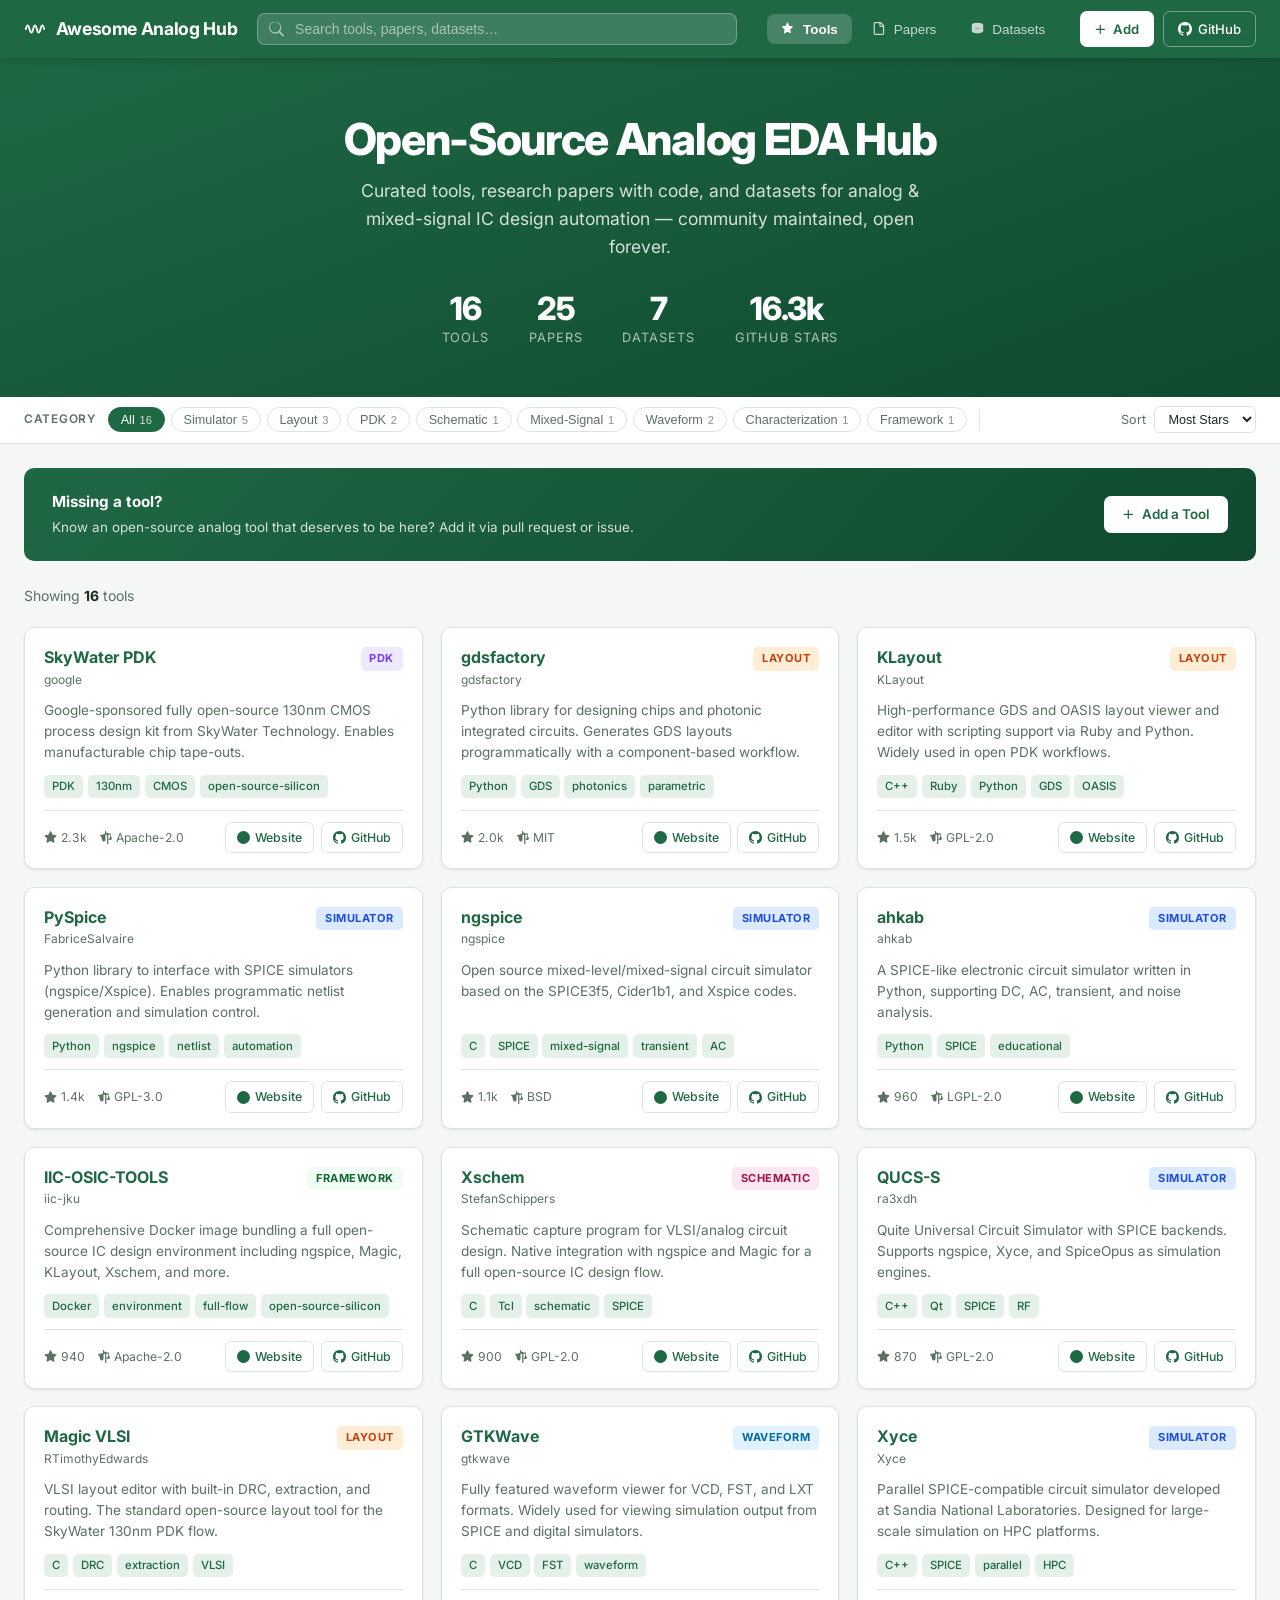
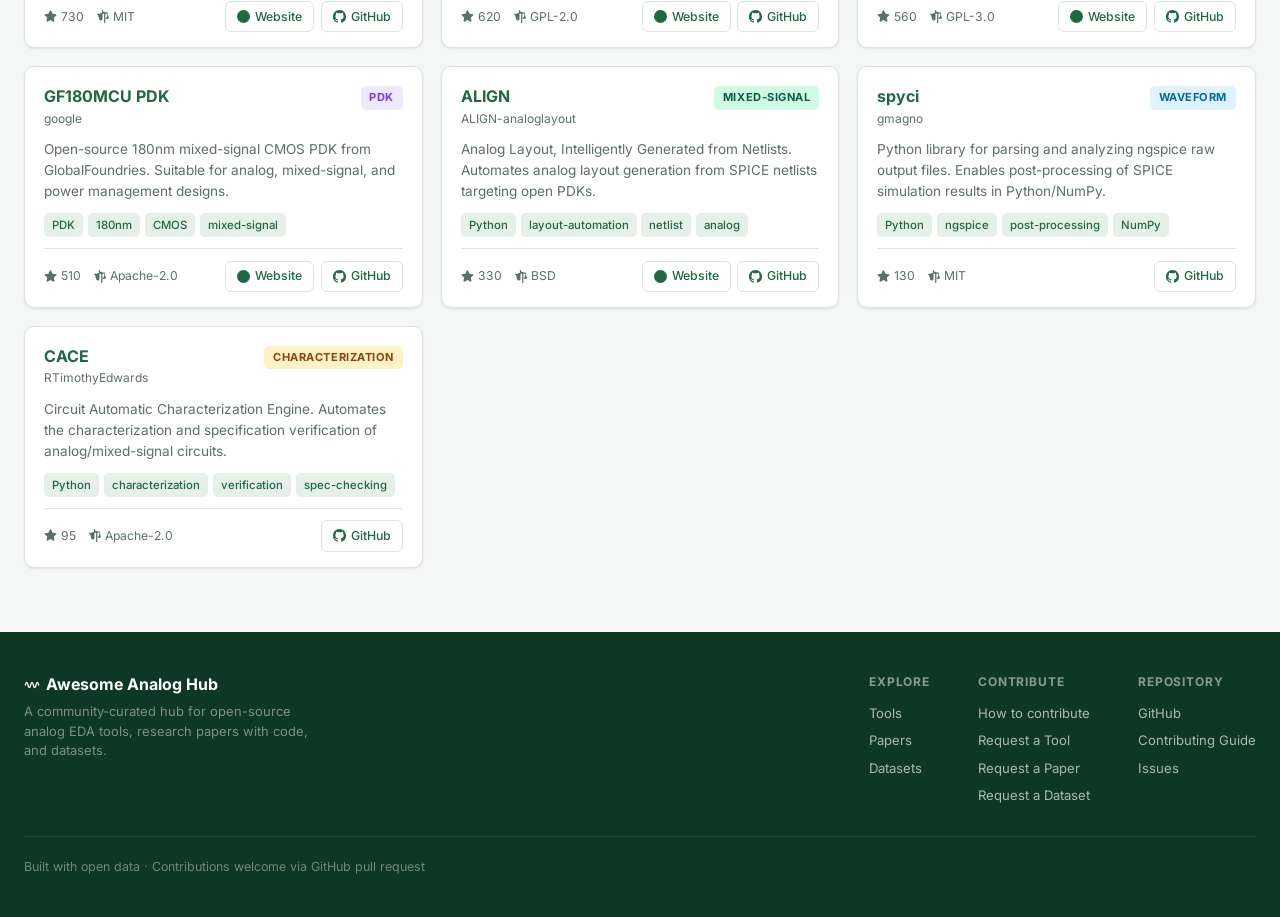
<file: index.html>
<!DOCTYPE html>
<html lang="en">
<head>
  <meta charset="UTF-8" />
  <meta name="viewport" content="width=device-width, initial-scale=1.0" />
  <title>Awesome Analog Tools — Open-Source Analog EDA Hub</title>
  <meta name="description" content="Curated gallery of open-source tools, research papers with code, and datasets for analog and mixed-signal IC design automation." />
  <meta property="og:title" content="Awesome Analog Tools" />
  <meta property="og:description" content="Open-source tools, papers with code, and datasets for analog EDA and design automation." />
  <meta name="theme-color" content="#1f6844" />
  <link rel="preconnect" href="https://fonts.googleapis.com" />
  <link rel="preconnect" href="https://fonts.gstatic.com" crossorigin />
  <link href="https://fonts.googleapis.com/css2?family=Inter:wght@400;500;600;700;800&display=swap" rel="stylesheet" />
  <link rel="stylesheet" href="assets/style.css" />
</head>
<body>

<!-- ── Header ─────────────────────────────────────────────────────── -->
<header>
  <div class="header-top">
    <div class="brand">
      <svg class="brand-icon" width="22" height="22" viewBox="0 0 24 24" fill="none" stroke="currentColor" stroke-width="2" stroke-linecap="round" stroke-linejoin="round" aria-hidden="true">
        <path d="M2 12 Q4 4 6 12 Q8 20 10 12 Q12 4 14 12 Q16 20 18 12 Q20 4 22 12"/>
      </svg>
      <span class="brand-name">Awesome Analog Hub</span>
    </div>

    <div class="header-search">
      <svg width="15" height="15" viewBox="0 0 16 16" fill="white">
        <path d="M11.742 10.344a6.5 6.5 0 1 0-1.397 1.398h-.001c.03.04.062.078.098.115l3.85 3.85a1 1 0 0 0 1.415-1.414l-3.85-3.85a1.007 1.007 0 0 0-.115-.099zm-5.242 1.156a5.5 5.5 0 1 1 0-11 5.5 5.5 0 0 1 0 11z"/>
      </svg>
      <input type="search" id="global-search" placeholder="Search tools, papers, datasets…" autocomplete="off" />
    </div>

    <nav class="header-nav">
      <button class="nav-tab active" data-tab="tools">
        <svg width="13" height="13" viewBox="0 0 16 16" fill="currentColor" style="margin-right:.3rem;vertical-align:-.1em"><path d="M8.695.795a.75.75 0 0 0-1.39 0L5.927 4.487 1.897 5.097a.75.75 0 0 0-.415 1.279l2.905 2.83-.686 3.994a.75.75 0 0 0 1.088.791L8 11.993l3.211 1.688c.378.216.845-.09.82-.526l-.095-.543-.582-3.356 2.905-2.83a.75.75 0 0 0-.415-1.279l-4.03-.61L8.695.795Z"/></svg>
        Tools
      </button>
      <button class="nav-tab" data-tab="papers">
        <svg width="13" height="13" viewBox="0 0 16 16" fill="currentColor" style="margin-right:.3rem;vertical-align:-.1em"><path d="M2 1.75C2 .784 2.784 0 3.75 0h6.586c.464 0 .909.184 1.237.513l2.914 2.914c.329.328.513.773.513 1.237v9.586A1.75 1.75 0 0 1 13.25 16h-9.5A1.75 1.75 0 0 1 2 14.25Zm1.75-.25a.25.25 0 0 0-.25.25v12.5c0 .138.112.25.25.25h9.5a.25.25 0 0 0 .25-.25V6h-2.75A1.75 1.75 0 0 1 9 4.25V1.5Zm6.75.062V4.25c0 .138.112.25.25.25h2.688l-.011-.013-2.914-2.914-.013-.011Z"/></svg>
        Papers
      </button>
      <button class="nav-tab" data-tab="datasets">
        <svg width="13" height="13" viewBox="0 0 16 16" fill="currentColor" style="margin-right:.3rem;vertical-align:-.1em"><path d="M1 3.5C1 2.119 4.03 1 8 1s7 1.119 7 2.5v2c0 1.381-3.03 2.5-7 2.5S1 6.881 1 5.5Zm0 4c0 1.381 3.03 2.5 7 2.5s7-1.119 7-2.5V5.5c0 1.381-3.03 2.5-7 2.5S1 6.881 1 5.5Zm0 0v4c0 1.381 3.03 2.5 7 2.5s7-1.119 7-2.5v-4"/></svg>
        Datasets
      </button>
    </nav>

    <div class="header-actions">
      <a href="https://github.com/analog-ml/awesome-analog-tools/blob/main/CONTRIBUTING.md" class="btn-add" target="_blank" rel="noopener">
        <svg width="13" height="13" viewBox="0 0 16 16" fill="currentColor"><path d="M7.75 2a.75.75 0 0 1 .75.75V7h4.25a.75.75 0 0 1 0 1.5H8.5v4.25a.75.75 0 0 1-1.5 0V8.5H2.75a.75.75 0 0 1 0-1.5H7V2.75A.75.75 0 0 1 7.75 2Z"/></svg>
        Add
      </a>
      <a href="https://github.com/analog-ml/awesome-analog-tools" class="btn-gh" target="_blank" rel="noopener">
        <svg width="14" height="14" viewBox="0 0 16 16" fill="white"><path d="M8 0c4.42 0 8 3.58 8 8a8.013 8.013 0 0 1-5.45 7.59c-.4.08-.55-.17-.55-.38 0-.27.01-1.13.01-2.2 0-.75-.25-1.23-.54-1.48 1.78-.2 3.65-.88 3.65-3.95 0-.88-.31-1.59-.82-2.15.08-.2.36-1.02-.08-2.12 0 0-.67-.22-2.2.82-.64-.18-1.32-.27-2-.27-.68 0-1.36.09-2 .27-1.53-1.03-2.2-.82-2.2-.82-.44 1.1-.16 1.92-.08 2.12-.51.56-.82 1.28-.82 2.15 0 3.06 1.86 3.75 3.64 3.95-.23.2-.44.55-.51 1.07-.46.21-1.61.55-2.33-.66-.15-.24-.6-.83-1.23-.82-.67.01-.27.38.01.53.34.19.73.9.82 1.13.16.45.68 1.31 2.69.94 0 .67.01 1.3.01 1.49 0 .21-.15.45-.55.38A7.995 7.995 0 0 1 0 8c0-4.42 3.58-8 8-8Z"/></svg>
        GitHub
      </a>
    </div>
  </div>
</header>

<!-- ── Hero ───────────────────────────────────────────────────────── -->
<section class="hero">
  <div class="hero-inner">
    <h1>Open-Source Analog EDA Hub</h1>
    <p class="hero-sub">
      Curated tools, research papers with code, and datasets for analog &amp; mixed-signal IC design automation — community maintained, open forever.
    </p>
    <div class="stats-row">
      <div class="stat">
        <div class="stat-num" id="stat-tools">—</div>
        <div class="stat-label">Tools</div>
      </div>
      <div class="stat">
        <div class="stat-num" id="stat-papers">—</div>
        <div class="stat-label">Papers</div>
      </div>
      <div class="stat">
        <div class="stat-num" id="stat-datasets">—</div>
        <div class="stat-label">Datasets</div>
      </div>
      <div class="stat">
        <div class="stat-num" id="stat-stars">—</div>
        <div class="stat-label">GitHub Stars</div>
      </div>
    </div>
  </div>
</section>

<!-- ════════════════════════════════════════════════════════
     TAB: TOOLS
════════════════════════════════════════════════════════ -->
<div id="tab-tools" class="tab-panel active">
  <div class="filter-bar">
    <div class="filter-bar-inner">
      <span class="filter-label-sm">Category</span>
      <div class="pill-row" id="tools-pill-row"></div>
      <div class="divider-v"></div>
      <div class="sort-wrap">
        <label for="tools-sort">Sort</label>
        <select id="tools-sort">
          <option value="stars">Most Stars</option>
          <option value="name">Name A–Z</option>
        </select>
      </div>
    </div>
  </div>
  <div class="content-wrap">
    <div class="contribute-banner">
      <div>
        <h2>Missing a tool?</h2>
        <p>Know an open-source analog tool that deserves to be here? Add it via pull request or issue.</p>
      </div>
      <a href="https://github.com/analog-ml/awesome-analog-tools/issues/new?template=add-tool.yml"
         class="banner-btn" target="_blank" rel="noopener">
        <svg width="13" height="13" viewBox="0 0 16 16" fill="currentColor"><path d="M7.75 2a.75.75 0 0 1 .75.75V7h4.25a.75.75 0 0 1 0 1.5H8.5v4.25a.75.75 0 0 1-1.5 0V8.5H2.75a.75.75 0 0 1 0-1.5H7V2.75A.75.75 0 0 1 7.75 2Z"/></svg>
        Add a Tool
      </a>
    </div>
    <div class="result-meta">Showing <strong id="tools-count">0</strong> tools</div>
    <div id="tools-grid"></div>
    <div id="tools-empty" class="empty-state"><h3>No tools found</h3><p>Try a different search term or category.</p></div>
  </div>
</div>

<!-- ════════════════════════════════════════════════════════
     TAB: PAPERS
════════════════════════════════════════════════════════ -->
<div id="tab-papers" class="tab-panel">
  <div class="filter-bar">
    <div class="filter-bar-inner">
      <span class="filter-label-sm">Task</span>
      <div class="pill-row" id="papers-task-row"></div>
      <div class="divider-v"></div>
      <div class="sort-wrap">
        <label for="papers-venue">Venue</label>
        <select id="papers-venue" class="filter-select"></select>
      </div>
      <div class="sort-wrap">
        <label for="papers-sort">Sort</label>
        <select id="papers-sort">
          <option value="year">Newest</option>
          <option value="stars">Most Stars</option>
        </select>
      </div>
    </div>
  </div>
  <div class="content-wrap">
    <div class="contribute-banner">
      <div>
        <h2>Missing a paper?</h2>
        <p>Found an analog EDA paper with open-source code that isn't listed? Add it to <code style="background:rgba(255,255,255,.15);padding:.1rem .4rem;border-radius:4px">data/papers.json</code>.</p>
      </div>
      <a href="https://github.com/analog-ml/awesome-analog-tools/issues/new?template=add-paper.yml"
         class="banner-btn" target="_blank" rel="noopener">
        <svg width="13" height="13" viewBox="0 0 16 16" fill="currentColor"><path d="M7.75 2a.75.75 0 0 1 .75.75V7h4.25a.75.75 0 0 1 0 1.5H8.5v4.25a.75.75 0 0 1-1.5 0V8.5H2.75a.75.75 0 0 1 0-1.5H7V2.75A.75.75 0 0 1 7.75 2Z"/></svg>
        Add a Paper
      </a>
    </div>
    <div class="result-meta">Showing <strong id="papers-count">0</strong> papers</div>
    <div id="papers-list"></div>
    <div id="papers-empty" class="empty-state"><h3>No papers found</h3><p>Try a different search term, task, or venue.</p></div>
  </div>
</div>

<!-- ════════════════════════════════════════════════════════
     TAB: DATASETS
════════════════════════════════════════════════════════ -->
<div id="tab-datasets" class="tab-panel">
  <div class="filter-bar">
    <div class="filter-bar-inner">
      <span class="filter-label-sm">Task</span>
      <div class="pill-row" id="datasets-task-row"></div>
    </div>
  </div>
  <div class="content-wrap">
    <div class="contribute-banner">
      <div>
        <h2>Know a dataset?</h2>
        <p>Open-source benchmarks and datasets used in analog EDA research are welcome. Add yours to <code style="background:rgba(255,255,255,.15);padding:.1rem .4rem;border-radius:4px">data/datasets.json</code>.</p>
      </div>
      <a href="https://github.com/analog-ml/awesome-analog-tools/issues/new?template=add-dataset.yml"
         class="banner-btn" target="_blank" rel="noopener">
        <svg width="13" height="13" viewBox="0 0 16 16" fill="currentColor"><path d="M7.75 2a.75.75 0 0 1 .75.75V7h4.25a.75.75 0 0 1 0 1.5H8.5v4.25a.75.75 0 0 1-1.5 0V8.5H2.75a.75.75 0 0 1 0-1.5H7V2.75A.75.75 0 0 1 7.75 2Z"/></svg>
        Add a Dataset
      </a>
    </div>
    <div class="result-meta">Showing <strong id="datasets-count">0</strong> datasets</div>
    <div id="datasets-grid"></div>
    <div id="datasets-empty" class="empty-state"><h3>No datasets found</h3><p>Try a different search term or task filter.</p></div>
  </div>
</div>

<!-- ── Footer ─────────────────────────────────────────────────────── -->
<footer>
  <div class="footer-inner">
    <div>
      <div class="footer-brand-name">
        <svg width="16" height="16" viewBox="0 0 24 24" fill="none" stroke="currentColor" stroke-width="2" stroke-linecap="round" stroke-linejoin="round" aria-hidden="true" style="vertical-align:-.2em;margin-right:.35rem"><path d="M2 12 Q4 4 6 12 Q8 20 10 12 Q12 4 14 12 Q16 20 18 12 Q20 4 22 12"/></svg>Awesome Analog Hub
      </div>
      <p class="footer-desc">A community-curated hub for open-source analog EDA tools, research papers with code, and datasets.</p>
    </div>
    <div class="footer-cols">
      <div class="footer-col">
        <h4>Explore</h4>
        <a href="#tools" onclick="document.querySelector('[data-tab=tools]').click()">Tools</a>
        <a href="#papers" onclick="document.querySelector('[data-tab=papers]').click()">Papers</a>
        <a href="#datasets" onclick="document.querySelector('[data-tab=datasets]').click()">Datasets</a>
      </div>
      <div class="footer-col">
        <h4>Contribute</h4>
        <a href="https://github.com/analog-ml/awesome-analog-tools/blob/main/CONTRIBUTING.md" target="_blank" rel="noopener">How to contribute</a>
        <a href="https://github.com/analog-ml/awesome-analog-tools/issues/new?template=add-tool.yml" target="_blank" rel="noopener">Request a Tool</a>
        <a href="https://github.com/analog-ml/awesome-analog-tools/issues/new?template=add-paper.yml" target="_blank" rel="noopener">Request a Paper</a>
        <a href="https://github.com/analog-ml/awesome-analog-tools/issues/new?template=add-dataset.yml" target="_blank" rel="noopener">Request a Dataset</a>
      </div>
      <div class="footer-col">
        <h4>Repository</h4>
        <a href="https://github.com/analog-ml/awesome-analog-tools" target="_blank" rel="noopener">GitHub</a>
        <a href="https://github.com/analog-ml/awesome-analog-tools/blob/main/CONTRIBUTING.md" target="_blank" rel="noopener">Contributing Guide</a>
        <a href="https://github.com/analog-ml/awesome-analog-tools/issues" target="_blank" rel="noopener">Issues</a>
      </div>
    </div>
  </div>
  <div class="footer-bottom">
    Built with open data · Contributions welcome via GitHub pull request
  </div>
</footer>

<script src="assets/app.js"></script>
</body>
</html>
</file>
<file: assets/style.css>
/* ─── Reset & Base ─────────────────────────────────────────────── */
*, *::before, *::after { box-sizing: border-box; margin: 0; padding: 0; }

:root {
  --bg:           #f5f7f6;
  --surface:      #ffffff;
  --surface-2:    #f0f4f2;
  --border:       #dde5df;
  --text:         #1a2b1e;
  --text-muted:   #5c7063;
  --accent:       #1f6844;
  --accent-2:     #2d8a5e;
  --accent-light: #52b788;
  --accent-faint: #eaf5ee;
  --tag-bg:       #e4f0e8;
  --tag-text:     #1f6844;
  --radius:       10px;
  --radius-sm:    6px;
  --shadow-sm:    0 1px 3px rgba(0,0,0,.06), 0 1px 2px rgba(0,0,0,.04);
  --shadow-md:    0 4px 14px rgba(0,0,0,.09);
  --font:         'Inter', system-ui, -apple-system, sans-serif;
  --font-mono:    'JetBrains Mono', 'Fira Code', ui-monospace, monospace;
}

body {
  font-family: var(--font);
  background: var(--bg);
  color: var(--text);
  line-height: 1.6;
  min-height: 100vh;
}
a { color: inherit; text-decoration: none; }

/* ─── Header ───────────────────────────────────────────────────── */
header {
  background: var(--accent);
  color: #fff;
  position: sticky;
  top: 0;
  z-index: 200;
  box-shadow: 0 2px 10px rgba(0,0,0,.2);
}
.header-top {
  max-width: 1300px;
  margin: 0 auto;
  padding: 0 1.5rem;
  height: 58px;
  display: flex;
  align-items: center;
  gap: 1.25rem;
}
.brand { display: flex; align-items: center; gap: .6rem; flex-shrink: 0; }
.brand-icon { flex-shrink: 0; display: block; }
.brand-name { font-size: 1.1rem; font-weight: 700; letter-spacing: -.02em; white-space: nowrap; }

.header-search {
  flex: 1;
  max-width: 480px;
  position: relative;
}
.header-search svg {
  position: absolute; left: .75rem; top: 50%;
  transform: translateY(-50%); opacity: .55; pointer-events: none;
}
#global-search {
  width: 100%;
  padding: .45rem .75rem .45rem 2.3rem;
  background: rgba(255,255,255,.14);
  border: 1.5px solid rgba(255,255,255,.28);
  border-radius: 8px;
  color: #fff;
  font-size: .875rem;
  outline: none;
  transition: background .2s, border-color .2s;
}
#global-search::placeholder { color: rgba(255,255,255,.55); }
#global-search:focus { background: rgba(255,255,255,.2); border-color: rgba(255,255,255,.6); }

.header-nav { display: flex; align-items: center; gap: .35rem; margin-left: auto; }
.nav-tab {
  padding: .45rem .9rem;
  border-radius: 8px;
  font-size: .84rem;
  font-weight: 500;
  color: rgba(255,255,255,.75);
  cursor: pointer;
  border: none;
  background: transparent;
  transition: background .15s, color .15s;
  white-space: nowrap;
}
.nav-tab:hover { background: rgba(255,255,255,.12); color: #fff; }
.nav-tab.active { background: rgba(255,255,255,.18); color: #fff; font-weight: 600; }

.header-actions { display: flex; gap: .6rem; flex-shrink: 0; }
.btn-gh {
  display: flex; align-items: center; gap: .4rem;
  padding: .4rem .85rem;
  border: 1.5px solid rgba(255,255,255,.38);
  border-radius: 7px;
  font-size: .82rem; font-weight: 500; color: #fff;
  transition: background .15s;
}
.btn-gh:hover { background: rgba(255,255,255,.14); }
.btn-add {
  display: flex; align-items: center; gap: .4rem;
  padding: .4rem .9rem;
  background: #fff;
  color: var(--accent);
  border-radius: 7px;
  font-size: .82rem; font-weight: 600;
  transition: background .15s;
}
.btn-add:hover { background: #e8f5ee; }

/* ─── Hero ─────────────────────────────────────────────────────── */
.hero {
  background: linear-gradient(160deg, var(--accent) 0%, #0f4a2e 100%);
  color: #fff;
  padding: 3.5rem 1.5rem 3rem;
  text-align: center;
}
.hero-inner { max-width: 820px; margin: 0 auto; }
.hero h1 {
  font-size: clamp(1.75rem, 4vw, 2.75rem);
  font-weight: 800;
  letter-spacing: -.03em;
  line-height: 1.15;
  margin-bottom: .75rem;
}
.hero-sub {
  font-size: clamp(.95rem, 2vw, 1.1rem);
  opacity: .82;
  max-width: 600px;
  margin: 0 auto 2rem;
}
.stats-row {
  display: flex;
  justify-content: center;
  gap: 2.5rem;
  flex-wrap: wrap;
}
.stat { text-align: center; }
.stat-num {
  font-size: 2rem;
  font-weight: 800;
  letter-spacing: -.03em;
  line-height: 1;
}
.stat-label { font-size: .8rem; opacity: .65; margin-top: .2rem; text-transform: uppercase; letter-spacing: .07em; }

/* ─── Tab Container ────────────────────────────────────────────── */
.tab-panel { display: none; }
.tab-panel.active { display: block; }

/* ─── Filter Bar ────────────────────────────────────────────────── */
.filter-bar {
  background: var(--surface);
  border-bottom: 1px solid var(--border);
  position: sticky;
  top: 58px;
  z-index: 100;
}
.filter-bar-inner {
  max-width: 1300px;
  margin: 0 auto;
  padding: .6rem 1.5rem;
  display: flex;
  align-items: center;
  gap: .75rem;
  overflow-x: auto;
  scrollbar-width: none;
}
.filter-bar-inner::-webkit-scrollbar { display: none; }
.filter-label-sm {
  font-size: .74rem; font-weight: 600;
  color: var(--text-muted); text-transform: uppercase;
  letter-spacing: .06em; white-space: nowrap; flex-shrink: 0;
}
.pill-row { display: flex; gap: .35rem; flex-wrap: nowrap; }
.pill {
  display: inline-flex; align-items: center; gap: .3rem;
  padding: .28rem .75rem;
  border-radius: 999px;
  border: 1.5px solid var(--border);
  background: transparent;
  color: var(--text-muted);
  font-size: .79rem; font-weight: 500;
  cursor: pointer; white-space: nowrap;
  transition: all .15s;
}
.pill:hover { border-color: var(--accent-light); color: var(--accent); background: var(--accent-faint); }
.pill.active { background: var(--accent); border-color: var(--accent); color: #fff; }
.pill .cnt { font-size: .7rem; opacity: .75; }
.pill.active .cnt { opacity: .8; }

.divider-v { width: 1px; height: 22px; background: var(--border); flex-shrink: 0; }
.sort-wrap { margin-left: auto; display: flex; align-items: center; gap: .5rem; flex-shrink: 0; }
.sort-wrap label { font-size: .79rem; color: var(--text-muted); white-space: nowrap; }
.sort-wrap select, .filter-select {
  padding: .28rem .6rem;
  border: 1.5px solid var(--border);
  border-radius: 6px;
  background: var(--surface);
  color: var(--text);
  font-size: .79rem;
  cursor: pointer; outline: none;
}
.sort-wrap select:focus, .filter-select:focus { border-color: var(--accent-light); }

/* ─── Main Content ─────────────────────────────────────────────── */
.content-wrap {
  max-width: 1300px;
  margin: 0 auto;
  padding: 1.5rem 1.5rem 4rem;
}
.result-meta {
  font-size: .875rem; color: var(--text-muted);
  margin-bottom: 1.25rem;
}
.result-meta strong { color: var(--text); }

/* ─── Tool Cards Grid ──────────────────────────────────────────── */
#tools-grid {
  display: grid;
  grid-template-columns: repeat(auto-fill, minmax(310px, 1fr));
  gap: 1.1rem;
}
.tool-card {
  background: var(--surface);
  border: 1px solid var(--border);
  border-radius: var(--radius);
  padding: 1.2rem 1.2rem .95rem;
  display: flex; flex-direction: column; gap: .7rem;
  box-shadow: var(--shadow-sm);
  transition: transform .15s, box-shadow .15s;
}
.tool-card:hover { transform: translateY(-2px); box-shadow: var(--shadow-md); }
.tool-card-head { display: flex; justify-content: space-between; gap: .75rem; align-items: flex-start; }
.tool-name { font-size: 1rem; font-weight: 700; color: var(--accent); line-height: 1.3; }
.tool-name a:hover { color: var(--accent-2); }
.tool-owner { font-size: .75rem; color: var(--text-muted); margin-top: .1rem; }
.tool-desc { font-size: .85rem; color: var(--text-muted); line-height: 1.55; flex: 1; }
.tag-row { display: flex; flex-wrap: wrap; gap: .3rem; }
.tag {
  padding: .18rem .5rem;
  background: var(--tag-bg); color: var(--tag-text);
  border-radius: 5px; font-size: .71rem; font-weight: 500;
}
.tool-footer {
  display: flex; align-items: center; justify-content: space-between;
  padding-top: .7rem; border-top: 1px solid var(--border); gap: .5rem; flex-wrap: wrap;
}
.meta-row { display: flex; align-items: center; gap: .75rem; }
.meta-item {
  display: flex; align-items: center; gap: .25rem;
  font-size: .76rem; color: var(--text-muted);
}
.link-btn {
  display: inline-flex; align-items: center; gap: .3rem;
  padding: .3rem .7rem;
  border: 1.5px solid var(--border); border-radius: 6px;
  font-size: .77rem; font-weight: 500; color: var(--accent);
  transition: all .15s;
}
.link-btn:hover { border-color: var(--accent); background: var(--accent-faint); }

/* ─── Category Badge ────────────────────────────────────────────── */
.cat-badge {
  flex-shrink: 0; padding: .18rem .55rem;
  border-radius: 5px; font-size: .69rem;
  font-weight: 700; text-transform: uppercase; letter-spacing: .05em; white-space: nowrap;
}
.cat-simulator      { background: #dbeafe; color: #1d4ed8; }
.cat-layout         { background: #ffedd5; color: #c2410c; }
.cat-pdk            { background: #ede9fe; color: #7c3aed; }
.cat-schematic      { background: #fce7f3; color: #9d174d; }
.cat-rf-microwave   { background: #fef9c3; color: #a16207; }
.cat-mixed-signal   { background: #d1fae5; color: #065f46; }
.cat-waveform       { background: #e0f2fe; color: #0369a1; }
.cat-characterization { background: #fef3c7; color: #92400e; }
.cat-framework      { background: #f0fdf4; color: #166534; }
.cat-research       { background: #fdf4ff; color: #7e22ce; }

/* ─── Paper Cards ───────────────────────────────────────────────── */
#papers-list { display: flex; flex-direction: column; gap: 1rem; }

.paper-card {
  background: var(--surface);
  border: 1px solid var(--border);
  border-radius: var(--radius);
  padding: 1.35rem 1.35rem 1.1rem;
  box-shadow: var(--shadow-sm);
  transition: box-shadow .15s;
  display: grid;
  grid-template-columns: 1fr auto;
  gap: 1.25rem;
}
.paper-card:hover { box-shadow: var(--shadow-md); }

.paper-main {}
.paper-badges { display: flex; flex-wrap: wrap; gap: .4rem; margin-bottom: .65rem; }

.venue-badge {
  display: inline-flex; align-items: center;
  padding: .18rem .6rem; border-radius: 5px;
  font-size: .71rem; font-weight: 700;
  text-transform: uppercase; letter-spacing: .05em;
}
.venue-DAC       { background: #dbeafe; color: #1e40af; }
.venue-ICCAD     { background: #ede9fe; color: #6d28d9; }
.venue-DATE      { background: #ffedd5; color: #c2410c; }
.venue-TCAD      { background: #d1fae5; color: #065f46; }
.venue-TCAS      { background: #ecfdf5; color: #047857; }
.venue-CICC      { background: #fdf4ff; color: #7e22ce; }
.venue-ISPD      { background: #fce7f3; color: #9d174d; }
.venue-JOSS      { background: #e0f2fe; color: #0369a1; }
.venue-JSSC      { background: #fef9c3; color: #92400e; }
.venue-ESSDERC  { background: #fef3c7; color: #b45309; }
.venue-arXiv     { background: #f1f5f9; color: #475569; }
.venue-ICML      { background: #ccfbf1; color: #0f766e; }
.venue-AAAI      { background: #e0e7ff; color: #3730a3; }
.venue-MLCAD     { background: #ffe4e6; color: #be123c; }
.venue-SCIENCE\ CHINA { background: #fdf2f8; color: #be185d; }

.task-pill {
  display: inline-flex; align-items: center;
  padding: .18rem .58rem;
  background: var(--tag-bg); color: var(--tag-text);
  border-radius: 5px; font-size: .71rem; font-weight: 500;
}

.paper-title {
  font-size: 1.05rem; font-weight: 700;
  color: var(--accent); line-height: 1.35;
  margin-bottom: .5rem;
}
.paper-title a:hover { color: var(--accent-2); }

.paper-abstract {
  font-size: .845rem; color: var(--text-muted);
  line-height: 1.6; margin-bottom: .8rem;
  display: -webkit-box;
  -webkit-line-clamp: 3;
  -webkit-box-orient: vertical;
  overflow: hidden;
}

.paper-meta-row { display: flex; align-items: center; gap: 1rem; flex-wrap: wrap; }
.paper-year { font-size: .78rem; color: var(--text-muted); font-weight: 500; }
.method-tag {
  display: inline-flex;
  padding: .15rem .5rem;
  background: var(--surface-2); color: var(--text-muted);
  border-radius: 5px; font-size: .7rem;
  border: 1px solid var(--border);
}

/* Code column */
.paper-code { min-width: 210px; max-width: 240px; }
.code-header {
  font-size: .74rem; font-weight: 600; color: var(--text-muted);
  text-transform: uppercase; letter-spacing: .06em;
  margin-bottom: .6rem; display: flex; align-items: center; gap: .4rem;
}
.impl-count {
  background: var(--accent); color: #fff;
  padding: .1rem .45rem; border-radius: 999px; font-size: .7rem;
}
.no-code {
  font-size: .8rem; color: var(--text-muted);
  padding: .6rem; background: var(--surface-2);
  border-radius: 7px; text-align: center; border: 1px dashed var(--border);
}
.repo-card {
  display: flex; align-items: center; justify-content: space-between;
  gap: .5rem;
  padding: .6rem .75rem;
  background: var(--surface-2);
  border: 1px solid var(--border);
  border-radius: 7px;
  margin-bottom: .45rem;
  transition: border-color .15s;
}
.repo-card:last-child { margin-bottom: 0; }
.repo-card:hover { border-color: var(--accent-light); }
.repo-name {
  font-size: .77rem; font-weight: 500;
  color: var(--accent); line-height: 1.3;
  word-break: break-all;
}
.repo-stars {
  display: flex; align-items: center; gap: .25rem;
  font-size: .75rem; color: var(--text-muted);
  flex-shrink: 0; white-space: nowrap;
}

/* ─── Dataset Cards ─────────────────────────────────────────────── */
#datasets-grid {
  display: grid;
  grid-template-columns: repeat(auto-fill, minmax(340px, 1fr));
  gap: 1.1rem;
}
.dataset-card {
  background: var(--surface);
  border: 1px solid var(--border);
  border-radius: var(--radius);
  padding: 1.2rem;
  display: flex; flex-direction: column; gap: .7rem;
  box-shadow: var(--shadow-sm);
  transition: transform .15s, box-shadow .15s;
}
.dataset-card:hover { transform: translateY(-2px); box-shadow: var(--shadow-md); }
.dataset-head { display: flex; justify-content: space-between; align-items: flex-start; gap: .75rem; }
.dataset-name { font-size: 1rem; font-weight: 700; color: var(--accent); line-height: 1.3; }
.dataset-desc { font-size: .845rem; color: var(--text-muted); line-height: 1.55; flex: 1; }
.dataset-footer {
  display: flex; align-items: center; justify-content: space-between;
  flex-wrap: wrap; gap: .5rem;
  padding-top: .7rem; border-top: 1px solid var(--border);
}
.dataset-specs { display: flex; align-items: center; gap: .75rem; flex-wrap: wrap; }
.spec-chip {
  display: inline-flex; align-items: center; gap: .3rem;
  font-size: .75rem; color: var(--text-muted);
}
.license-chip {
  padding: .18rem .55rem;
  background: var(--surface-2); border: 1px solid var(--border);
  border-radius: 5px; font-size: .72rem; color: var(--text-muted); font-weight: 500;
}
.paper-link-chip {
  display: inline-flex; align-items: center; gap: .3rem;
  padding: .2rem .6rem;
  background: var(--accent-faint); color: var(--accent);
  border-radius: 5px; font-size: .73rem; font-weight: 500;
  border: 1px solid #c3e6ce;
  cursor: pointer; transition: background .15s;
}
.paper-link-chip:hover { background: #d4edd9; }

/* ─── Empty state ────────────────────────────────────────────────── */
.empty-state {
  display: none; text-align: center;
  padding: 5rem 1rem; grid-column: 1 / -1;
}
.empty-state.visible { display: block; }
.empty-state h3 { font-size: 1.05rem; margin-bottom: .4rem; }
.empty-state p { font-size: .875rem; color: var(--text-muted); }

/* ─── Contribute Banner ─────────────────────────────────────────── */
.contribute-banner {
  background: linear-gradient(135deg, var(--accent) 0%, #0f4a2e 100%);
  color: #fff; border-radius: var(--radius);
  padding: 1.4rem 1.75rem;
  display: flex; align-items: center; justify-content: space-between;
  gap: 1rem; flex-wrap: wrap; margin-bottom: 1.5rem;
}
.contribute-banner h2 { font-size: .95rem; font-weight: 700; }
.contribute-banner p { font-size: .84rem; opacity: .82; margin-top: .15rem; }
.banner-btn {
  display: inline-flex; align-items: center; gap: .4rem;
  padding: .5rem 1.15rem;
  background: #fff; color: var(--accent);
  border-radius: 7px; font-size: .84rem; font-weight: 600;
  white-space: nowrap; flex-shrink: 0; transition: background .15s;
}
.banner-btn:hover { background: #e8f5ee; }

/* ─── Footer ─────────────────────────────────────────────────────── */
footer {
  background: #0d3825;
  color: rgba(255,255,255,.75);
  padding: 2.5rem 1.5rem;
}
.footer-inner {
  max-width: 1300px; margin: 0 auto;
  display: flex; align-items: flex-start; justify-content: space-between;
  gap: 2rem; flex-wrap: wrap;
}
.footer-brand-name { font-size: 1rem; font-weight: 700; color: #fff; margin-bottom: .3rem; }
.footer-desc { font-size: .81rem; opacity: .6; max-width: 300px; line-height: 1.5; }
.footer-cols { display: flex; gap: 3rem; flex-wrap: wrap; }
.footer-col h4 { font-size: .75rem; font-weight: 700; text-transform: uppercase; letter-spacing: .07em; color: rgba(255,255,255,.5); margin-bottom: .75rem; }
.footer-col a { display: block; font-size: .82rem; color: rgba(255,255,255,.65); margin-bottom: .4rem; transition: color .15s; }
.footer-col a:hover { color: #fff; }
.footer-bottom {
  max-width: 1300px; margin: 1.5rem auto 0;
  padding-top: 1.25rem; border-top: 1px solid rgba(255,255,255,.08);
  font-size: .78rem; color: rgba(255,255,255,.4);
}

/* ─── Responsive ─────────────────────────────────────────────────── */
@media (max-width: 900px) {
  .paper-card { grid-template-columns: 1fr; }
  .paper-code { min-width: unset; max-width: unset; }
}
@media (max-width: 640px) {
  .header-top { height: auto; padding: .7rem 1rem; flex-wrap: wrap; gap: .6rem; }
  .header-search { min-width: 0; order: 3; flex-basis: 100%; max-width: 100%; }
  .hero { padding: 2.5rem 1rem 2rem; }
  .stats-row { gap: 1.5rem; }
  #tools-grid, #datasets-grid { grid-template-columns: 1fr; }
  .contribute-banner { flex-direction: column; align-items: flex-start; }
  .footer-cols { gap: 1.5rem; }
}
</file>
